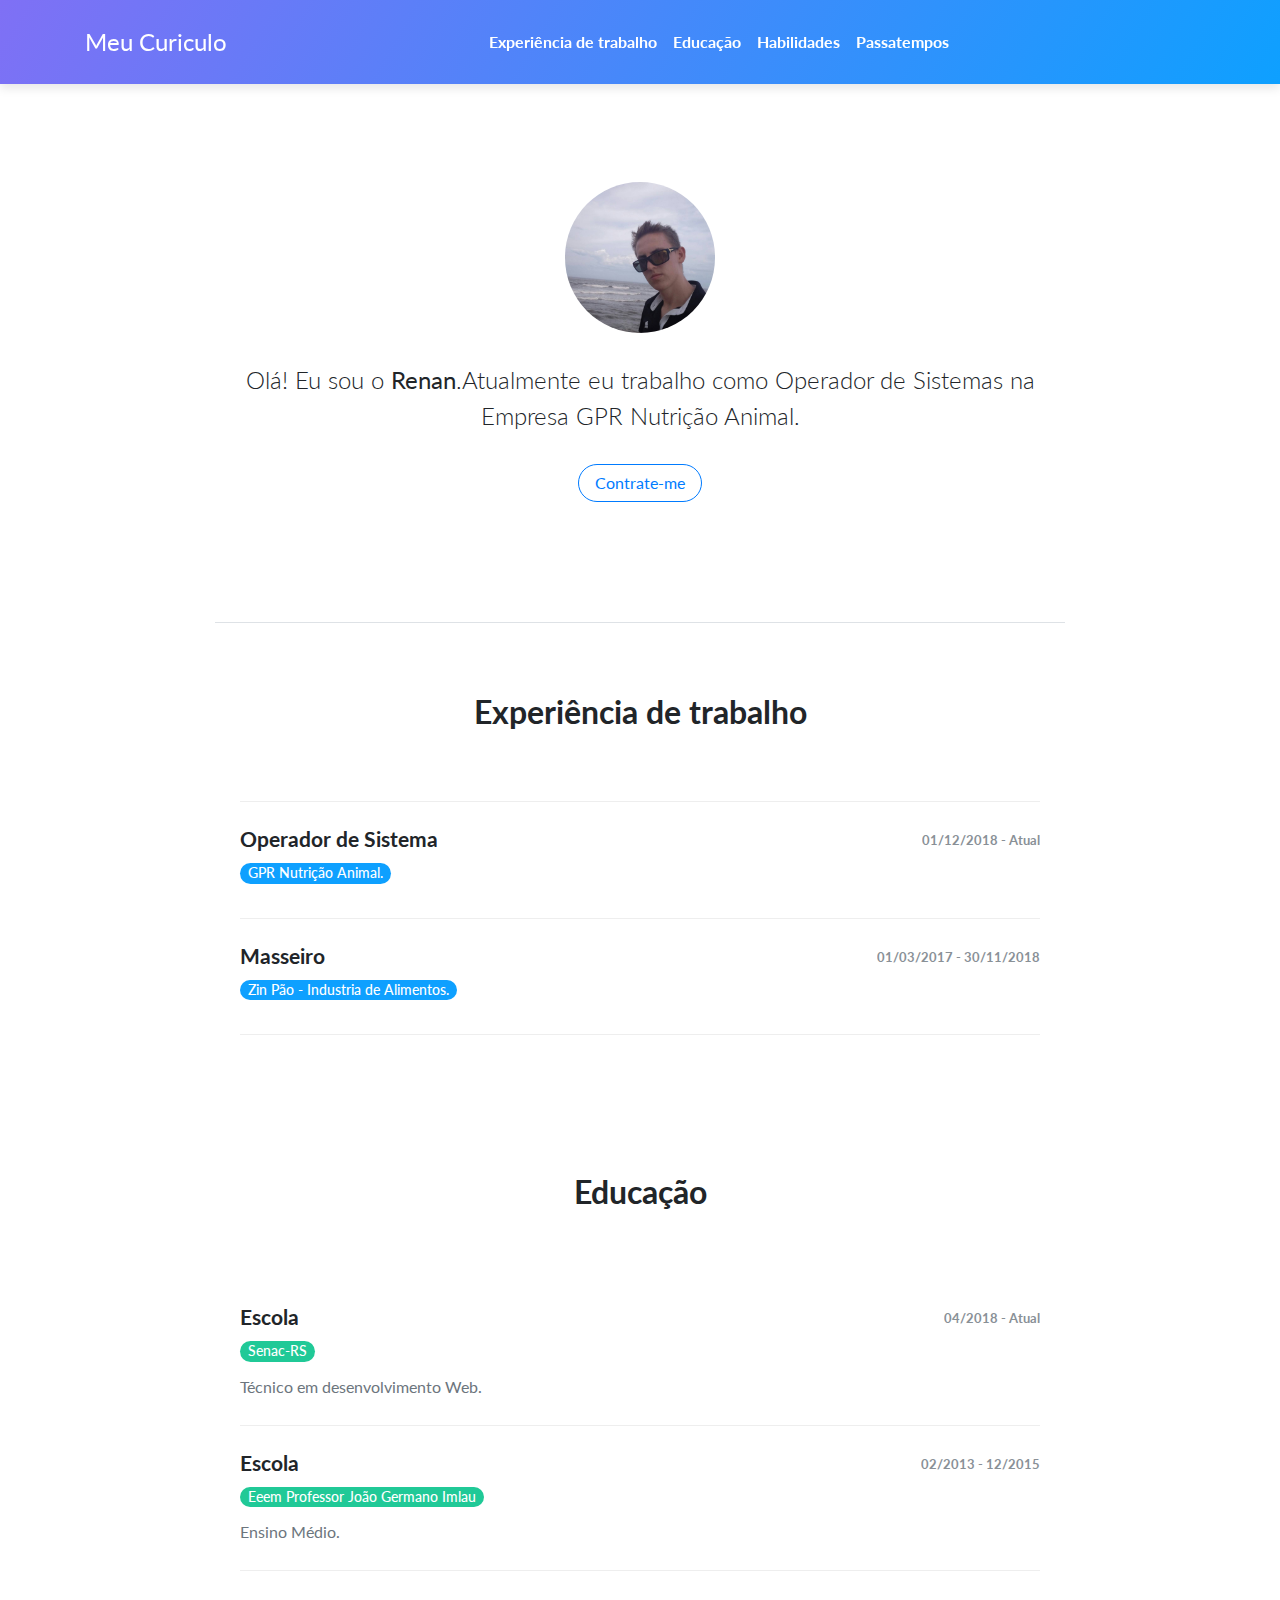
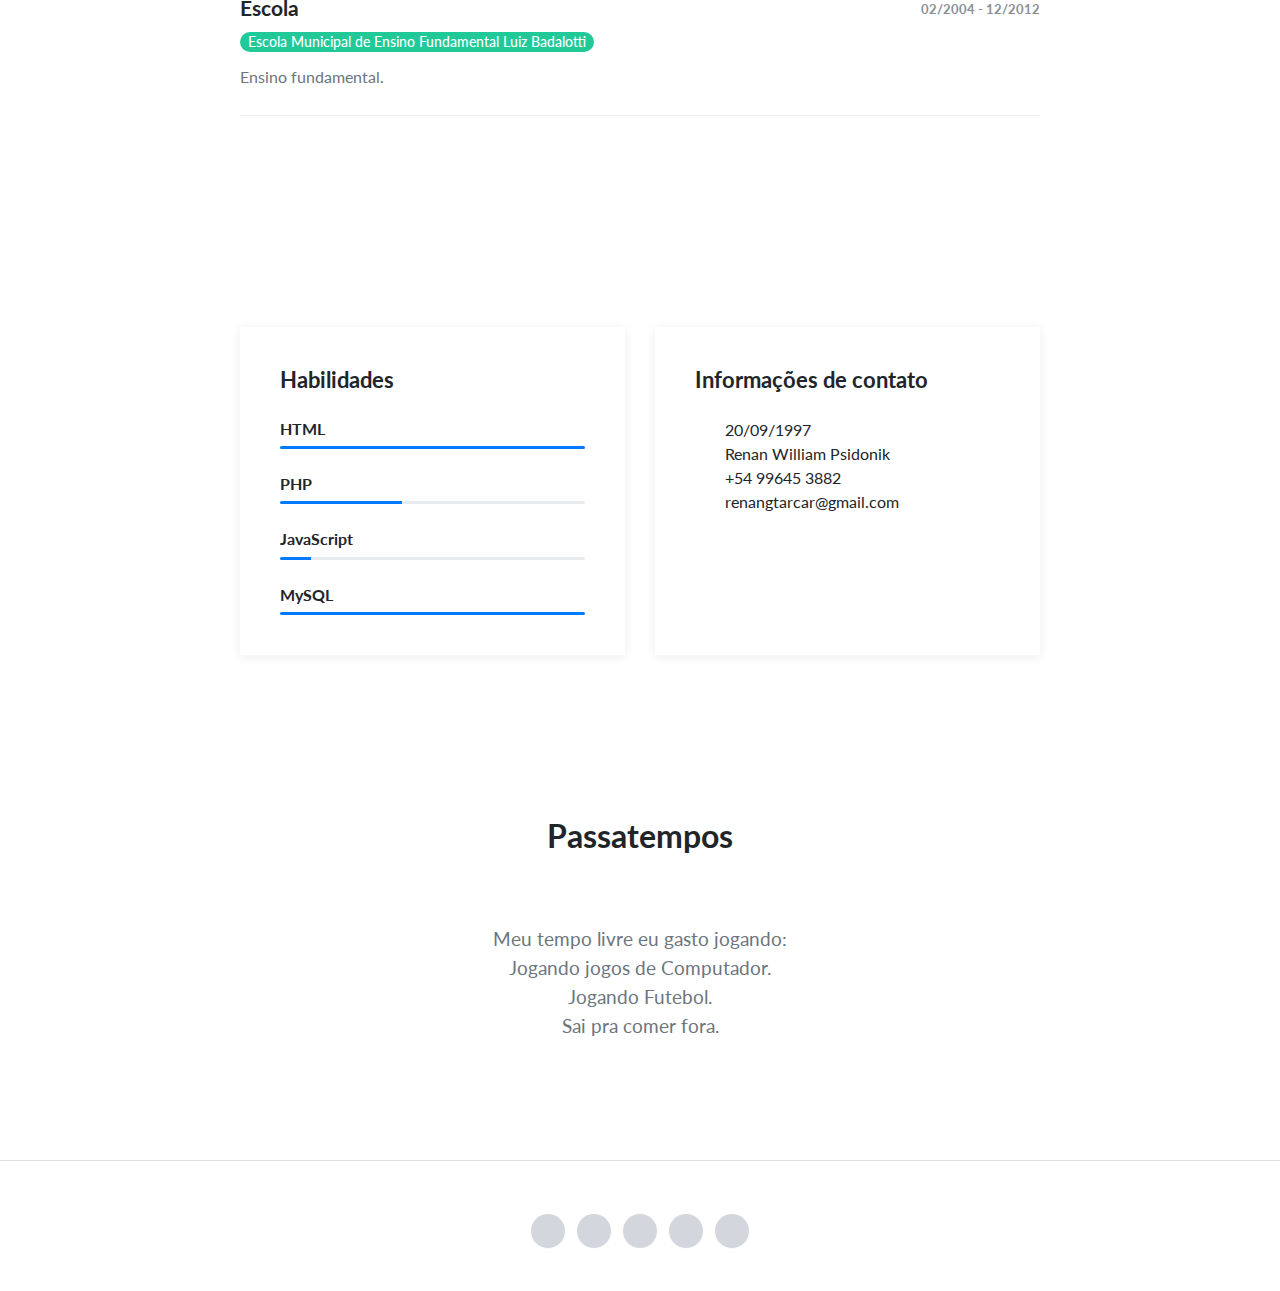
<file: index.html>
<!DOCTYPE html>
<html>
  <head>
    <meta charset="utf-8">
    <meta name="viewport" content="width=device-width, initial-scale=1">
    <title>Renan</title>
    <link rel="stylesheet" href="https://maxcdn.bootstrapcdn.com/bootstrap/4.0.0/css/bootstrap.min.css">
    <link rel="stylesheet" href="https://code.ionicframework.com/ionicons/2.0.1/css/ionicons.min.css">
    <link rel="stylesheet" type="text/css" href="assets/css/style.css">
  </head>
  <body>
   <nav class="navbar fixed-top navbar-expand-lg navbar-dark page-navbar gradient">
      <div class="container">
        <a class="navbar-brand logo" href="#">Meu Curiculo</a>
        <button class="navbar-toggler" type="button" data-toggle="collapse" data-target="#navbarNav" aria-controls="navbarNav" aria-expanded="false" aria-label="Toggle navigation">
          <span class="navbar-toggler-icon"></span>
        </button>
        <div class="collapse navbar-collapse" id="navbarNav">
            <ul class="navbar-nav mx-auto">
              <li class="nav-item item">
                <li class="nav-item item">
                  <a class="nav-link" href="#work-experience">Experiência de trabalho</a>
                </li>
                <li class="nav-item item">
                    <a class="nav-link" href="#education">Educação</a>
                </li>
                <li class="nav-item item">
                  <a class="nav-link" href="#ski">Habilidades</a>
                </li>
                <li class="nav-item item">
                    <a class="nav-link" href="#hobbies">Passatempos</a>
                </li>
              </li>
            </ul>
          </div>
      </div>
    </nav>
    <main class="page cv-page" >
      <section class="cv-block block-intro border-bottom">
        <div class="container">
          <div class="avatar">
            <img class="img-fluid rounded-circle" src="assets/img/renan.jpg">
          </div>
          <p >Olá! Eu sou o <strong>Renan</strong>.Atualmente eu trabalho como Operador de Sistemas na Empresa GPR Nutrição Animal.</p>
          <a href="#skills" class="btn btn-outline-primary">Contrate-me</a>
        </div>
      </section>
      <div staly="height:100px;" id="work-experience" ></div>
      <section class="cv-block info" >
        <div class="container">
          <div class="work-experience group">
            <h2 class="text-center"  >Experiência de trabalho</h2>
            <div class="item">
              <div class="row">
                <div class="col-md-6">
                  <h3>Operador de Sistema</h3>
                  <h4 class="organization">GPR Nutrição Animal.</h4>
                </div>
                <div class="col-md-6">
                  <time class="period">01/12/2018 - Atual</time>
                </div>
              </div>
              <p class="text-muted"></p>
            </div>
            <div class="item">
              <div class="row">
                <div class="col-md-6">
                  <h3>Masseiro</h3>
                  <h4 class="organization">Zin Pão - Industria de Alimentos.</h4>
                </div>
                <div class="col-md-6" id="education">
                  <time class="period">01/03/2017 - 30/11/2018</time>
                </div>
              </div>
              <p class="text-muted"></p>
            </div>
          <div class="education group">
            </br>
            </br>
            <h2 class="text-center">Educação</h2>
            </br>
            <div class="item">
              <div class="row">
                <div class="col-md-6">
                  <h3>Escola</h3>
                  <h4 class="organization">Senac-RS</h4>
                </div>
                <div class="col-md-6">
                  <time class="period">04/2018 - Atual</time>
                </div>
              </div>
              <p class="text-muted">Técnico em desenvolvimento Web.</p>
            </div>
            <div class="item">
              <div class="row">
                <div class="col-md-6">
                  <h3>Escola</h3>
                  <h4 class="organization">Eeem Professor João Germano Imlau</h4>
                </div>
                <div class="col-md-6">
                  <time class="period">02/2013 - 12/2015</time>
                </div>
              </div>
              <p class="text-muted">Ensino Médio.</p>
            </div>
            <div class="item">
              <div class="row">
                <div class="col-md-6">
                  <h3>Escola</h3>
                  <h4 class="organization">Escola Municipal de Ensino Fundamental Luiz Badalotti</h4>
                </div>
                <div class="col-md-6">
                  <time class="period">02/2004 - 12/2012</time>
                </div>
              </div>
              <p class="text-muted">Ensino fundamental.</p>
            </div>
          </div>
          </br>
          </br>
          </br>
          </br>
          <div class="group" id="ski">
            <div class="row">
              <div class="col-md-6">
                <div class="skills info-card">
                  <h2>Habilidades</h2>
                  <h3>HTML</h3>
                  <div class="progress">
                    <div class="progress-bar" role="progressbar" aria-valuenow="70"
                    aria-valuemin="0" aria-valuemax="100" style="width:100%">
                    </div>
                  </div>
                  <h3>PHP</h3>
                  <div class="progress">
                    <div class="progress-bar" role="progressbar" aria-valuenow="70"
                    aria-valuemin="0" aria-valuemax="100" style="width:40%">
                    </div>
                  </div>
                  <h3>JavaScript</h3>
                  <div class="progress">
                    <div class="progress-bar" role="progressbar" aria-valuenow="70"
                    aria-valuemin="0" aria-valuemax="100" style="width:10%">
                    </div>
                  </div>
                  <h3>MySQL</h3>
                  <div class="progress">
                    <div class="progress-bar" role="progressbar" aria-valuenow="70"
                    aria-valuemin="0" aria-valuemax="100" style="width:100%">
                    </div>
                  </div>
                </div>
              </div>
              <div class="col-md-6">
                <div class="contact-info info-card">
                  <h2>Informações de contato</h2>
                  <div class="row">
                    <div class="col-1">
                      <i class="ion-android-calendar icon"></i>
                    </div>
                    <div class="col-9">
                      <span>20/09/1997</span>
                    </div>
                  </div>
                  <div class="row">
                    <div class="col-1">
                        <i class="ion-person icon"></i>
                    </div>
                    <div class="col-9">
                      <span>Renan William Psidonik</span>
                    </div>
                  </div>
                  <div class="row">
                    <div class="col-1">
                      <i class="ion-ios-telephone icon"></i>
                    </div>
                    <div class="col-9">
                      <span>+54 99645 3882</span>
                    </div>
                  </div>
                  <div class="row">
                    <div class="col-1">
                      <i class="ion-at icon"></i>
                    </div>
                    <div class="col-9">
                      <span>renangtarcar@gmail.com</span>
                    </div>
                  </div>
                </div>
              </div>
            </div>
          </div>
</br>
</br>
</br>
          <div class="hobbies group" id="hobbies">
            <h2 class="text-center">Passatempos</h2>
            <p class="text-center text-muted">Meu tempo livre eu gasto jogando:</p>
            <p class="text-center text-muted">Jogando jogos de Computador.</p>
            <p class="text-center text-muted">Jogando Futebol.</p>
            <p class="text-center text-muted">Sai pra comer fora.</p>
          </div>
        </div>
      </section>
      <footer class="page-footer">
        <div class="container">
          <div class="social-icons">
            <a href="https://www.facebook.com/renanwillianp.psidonik?ref=bookmarks"><i class="ion-social-facebook" title="Facebook"></i></a>
            <a href="https://www.instagram.com/xxrenanxx/"><i class="ion-social-instagram-outline" title="Instagram"></i></a>
            <a href="#"><i class="ion-social-twitter" title="Twitter"></i></a>
            <a href="https://github.com/PsShiNigaMi"><i class="ion-social-github" title="GitHub"></i></a>
            <a href="https://mail.google.com/mail/u/0/#chats"><i class="ion-social-google" title="Google"></i></a>
          </div>
        </div>
      </footer>
    </main>
  </body>
  <script src="https://code.jquery.com/jquery-3.2.1.min.js"></script>
  <script src="https://maxcdn.bootstrapcdn.com/bootstrap/4.0.0/js/bootstrap.min.js"></script>
  <script src="assets/js/script.js"></script>
</html>
</file>
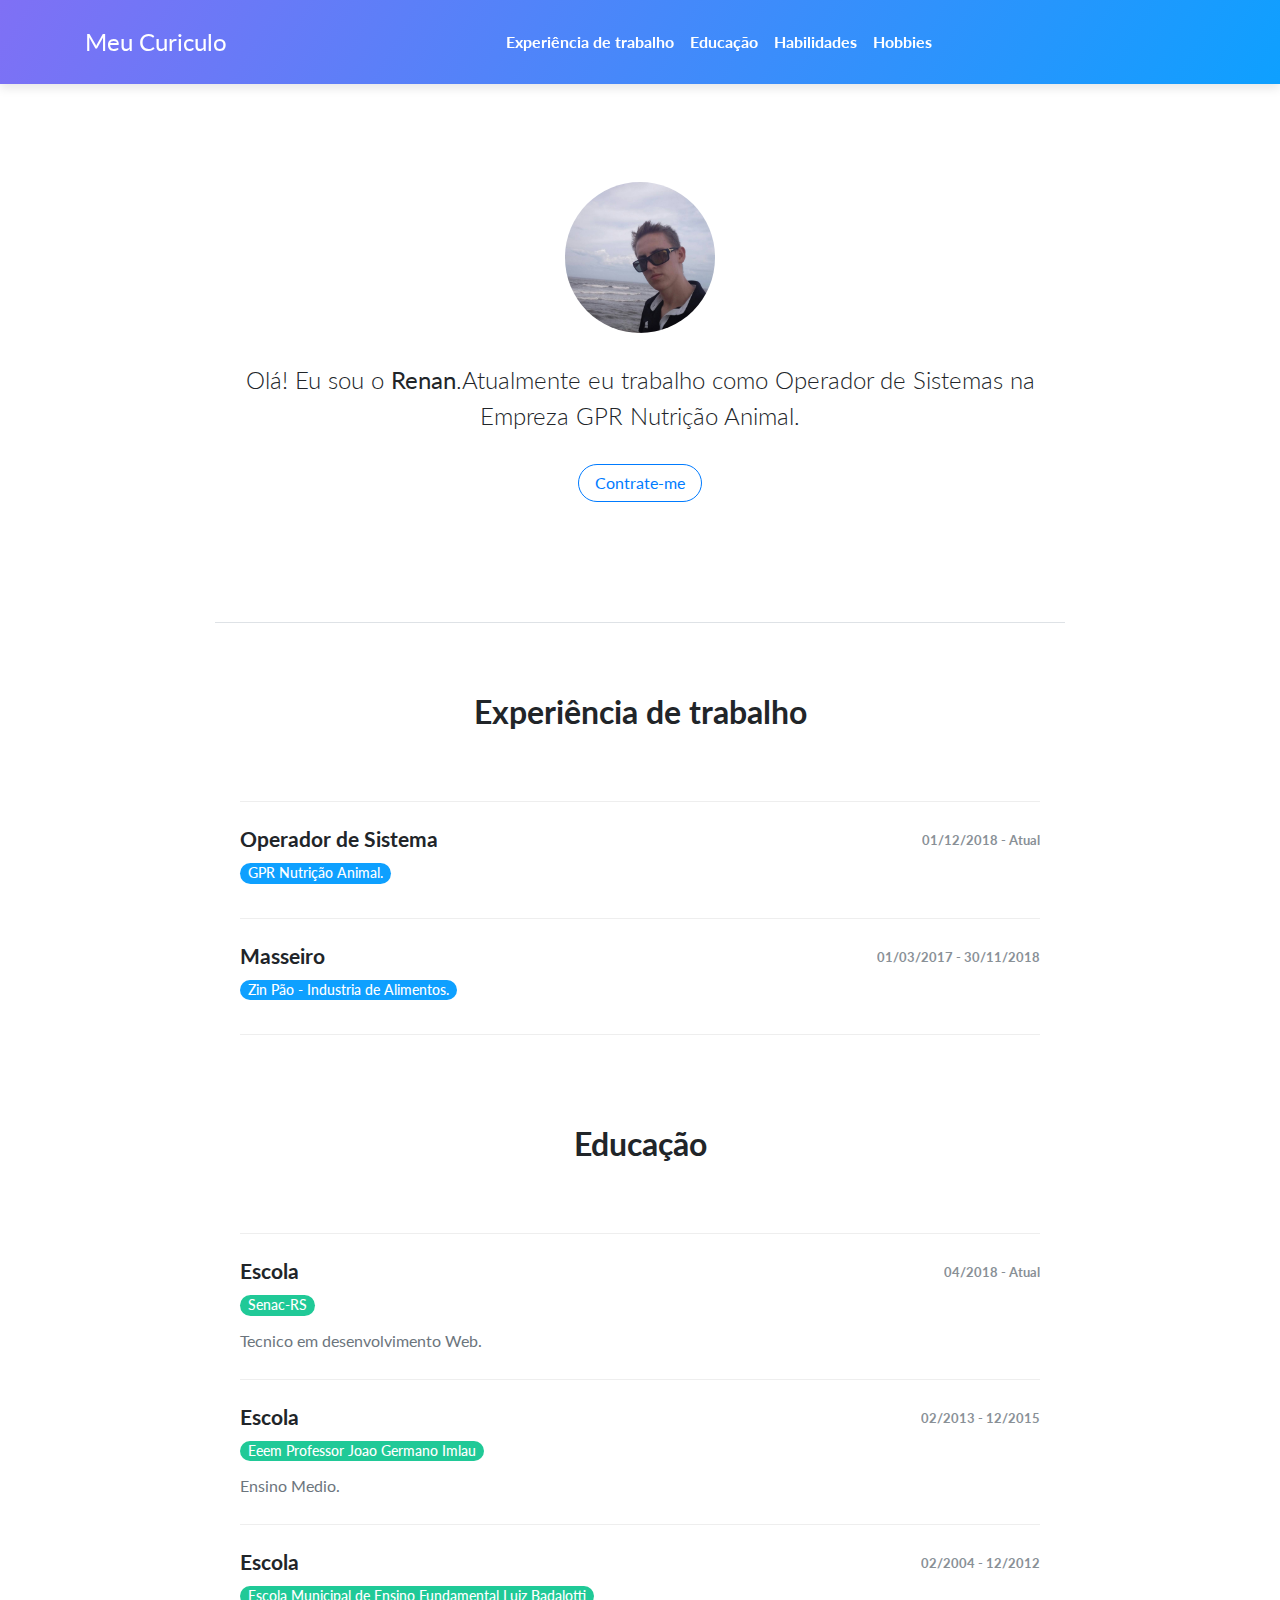
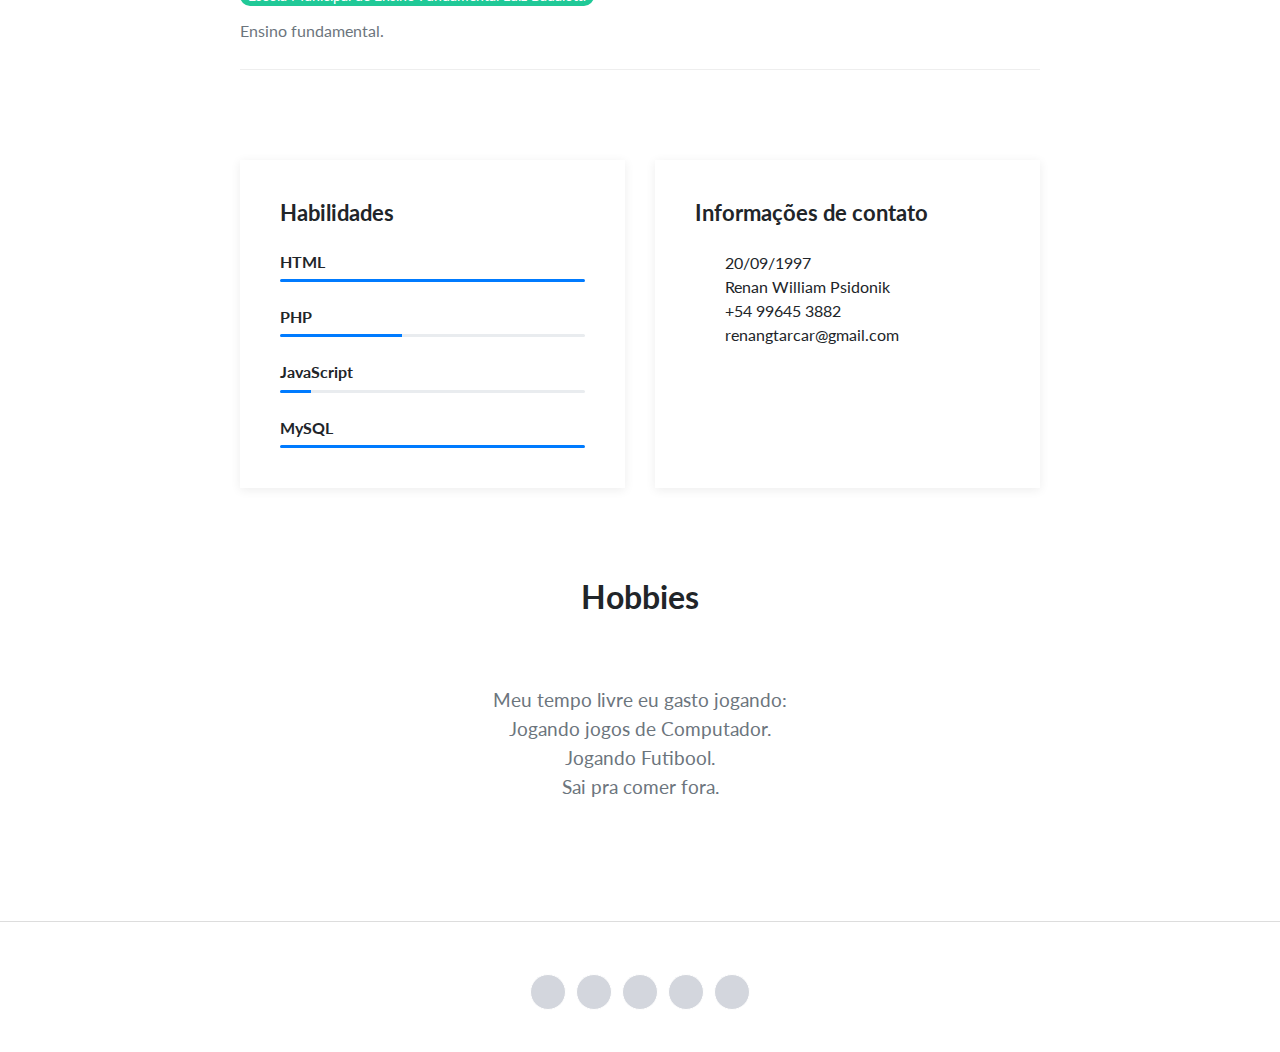
<file: cv.html>
<!DOCTYPE html>
<html>
  <head>
    <meta charset="utf-8">
    <meta name="viewport" content="width=device-width, initial-scale=1">
    <title>Beautiful CV Template</title>
    <link rel="stylesheet" href="https://maxcdn.bootstrapcdn.com/bootstrap/4.0.0/css/bootstrap.min.css">
    <link rel="stylesheet" href="https://code.ionicframework.com/ionicons/2.0.1/css/ionicons.min.css">
    <link rel="stylesheet" type="text/css" href="assets/css/style.css">
  </head>
  <body>
   <nav class="navbar fixed-top navbar-expand-lg navbar-dark page-navbar gradient">
      <div class="container">
        <a class="navbar-brand logo" href="#">Meu Curiculo</a>
        <button class="navbar-toggler" type="button" data-toggle="collapse" data-target="#navbarNav" aria-controls="navbarNav" aria-expanded="false" aria-label="Toggle navigation">
          <span class="navbar-toggler-icon"></span>
        </button>
        <div class="collapse navbar-collapse" id="navbarNav">
            <ul class="navbar-nav mx-auto">
              <li class="nav-item item">
                <li class="nav-item item">
                  <a class="nav-link" href="#work-experience">Experiência de trabalho</a>
                </li>
                <li class="nav-item item">
                    <a class="nav-link" href="#education">Educação</a>
                </li>
                <li class="nav-item item">
                  <a class="nav-link" href="#skills">Habilidades</a>
                </li>
                <li class="nav-item item">
                    <a class="nav-link" href="#hobbies">Hobbies</a>
                </li>
              </li>
            </ul>
          </div>
      </div>
    </nav>
    <main class="page cv-page">
      <section class="cv-block block-intro border-bottom">
        <div class="container">
          <div class="avatar">
            <img class="img-fluid rounded-circle" src="assets/img/renan.jpg">
          </div>
          <p>Olá! Eu sou o <strong>Renan</strong>.Atualmente eu trabalho como Operador de Sistemas na Empreza GPR Nutrição Animal.</p>
          <a href="#" class="btn btn-outline-primary">Contrate-me</a>
        </div>
      </section>
      <section class="cv-block info">
        <div class="container">
          <div class="work-experience group" id="work-experience">
            <h2 class="text-center">Experiência de trabalho</h2>
            <div class="item">
              <div class="row">
                <div class="col-md-6">
                  <h3>Operador de Sistema</h3>
                  <h4 class="organization">GPR Nutrição Animal.</h4>
                </div>
                <div class="col-md-6">
                  <time class="period">01/12/2018 - Atual</time>
                </div>
              </div>
              <p class="text-muted"></p>
            </div>
            <div class="item">
              <div class="row">
                <div class="col-md-6">
                  <h3>Masseiro</h3>
                  <h4 class="organization">Zin Pão - Industria de Alimentos.</h4>
                </div>
                <div class="col-md-6">
                  <time class="period">01/03/2017 - 30/11/2018</time>
                </div>
              </div>
              <p class="text-muted"></p>
            </div>
          <div class="education group" id="education">
            <h2 class="text-center">Educação</h2>
            <div class="item">
              <div class="row">
                <div class="col-md-6">
                  <h3>Escola</h3>
                  <h4 class="organization">Senac-RS</h4>
                </div>
                <div class="col-md-6">
                  <time class="period">04/2018 - Atual</time>
                </div>
              </div>
              <p class="text-muted">Tecnico em desenvolvimento Web.</p>
            </div>
            <div class="item">
              <div class="row">
                <div class="col-md-6">
                  <h3>Escola</h3>
                  <h4 class="organization">Eeem Professor Joao Germano Imlau</h4>
                </div>
                <div class="col-md-6">
                  <time class="period">02/2013 - 12/2015</time>
                </div>
              </div>
              <p class="text-muted">Ensino Medio.</p>
            </div>
            <div class="item">
              <div class="row">
                <div class="col-md-6">
                  <h3>Escola</h3>
                  <h4 class="organization">Escola Municipal de Ensino Fundamental Luiz Badalotti</h4>
                </div>
                <div class="col-md-6">
                  <time class="period">02/2004 - 12/2012</time>
                </div>
              </div>
              <p class="text-muted">Ensino fundamental.</p>
            </div>
          </div>
          <div class="group" id="skills">
            <div class="row">
              <div class="col-md-6">
                <div class="skills info-card">
                  <h2>Habilidades</h2>
                  <h3>HTML</h3>
                  <div class="progress">
                    <div class="progress-bar" role="progressbar" aria-valuenow="70"
                    aria-valuemin="0" aria-valuemax="100" style="width:100%">
                    </div>
                  </div>
                  <h3>PHP</h3>
                  <div class="progress">
                    <div class="progress-bar" role="progressbar" aria-valuenow="70"
                    aria-valuemin="0" aria-valuemax="100" style="width:40%">
                    </div>
                  </div>
                  <h3>JavaScript</h3>
                  <div class="progress">
                    <div class="progress-bar" role="progressbar" aria-valuenow="70"
                    aria-valuemin="0" aria-valuemax="100" style="width:10%">
                    </div>
                  </div>
                  <h3>MySQL</h3>
                  <div class="progress">
                    <div class="progress-bar" role="progressbar" aria-valuenow="70"
                    aria-valuemin="0" aria-valuemax="100" style="width:100%">
                    </div>
                  </div>
                </div>
              </div>
              <div class="col-md-6">
                <div class="contact-info info-card">
                  <h2>Informações de contato</h2>
                  <div class="row">
                    <div class="col-1">
                      <i class="ion-android-calendar icon"></i>
                    </div>
                    <div class="col-9">
                      <span>20/09/1997</span>
                    </div>
                  </div>
                  <div class="row">
                    <div class="col-1">
                        <i class="ion-person icon"></i>
                    </div>
                    <div class="col-9">
                      <span>Renan William Psidonik</span>
                    </div>
                  </div>
                  <div class="row">
                    <div class="col-1">
                      <i class="ion-ios-telephone icon"></i>
                    </div>
                    <div class="col-9">
                      <span>+54 99645 3882</span>
                    </div>
                  </div>
                  <div class="row">
                    <div class="col-1">
                      <i class="ion-at icon"></i>
                    </div>
                    <div class="col-9">
                      <span>renangtarcar@gmail.com</span>
                    </div>
                  </div>
                </div>
              </div>
            </div>
          </div>
          <div class="hobbies group" id="hobbies">
            <h2 class="text-center">Hobbies</h2>
            <p class="text-center text-muted">Meu tempo livre eu gasto jogando:</p>
            <p class="text-center text-muted">Jogando jogos de Computador.</p>
            <p class="text-center text-muted">Jogando Futibool.</p>
            <p class="text-center text-muted">Sai pra comer fora.</p>
          </div>
        </div>
      </section>
      <footer class="page-footer">
        <div class="container">
          <div class="social-icons">
            <a href="https://www.facebook.com/renanwillianp.psidonik?ref=bookmarks"><i class="ion-social-facebook" title="Facebook"></i></a>
            <a href="https://www.instagram.com/xxrenanxx/"><i class="ion-social-instagram-outline" title="Instagram"></i></a>
            <a href="#"><i class="ion-social-twitter" title="Twitter"></i></a>
            <a href="https://github.com/PsShiNigaMi"><i class="ion-social-github" title="GitHub"></i></a>
            <a href="https://mail.google.com/mail/u/0/#chats"><i class="ion-social-google" title="Google"></i></a>
          </div>
        </div>
      </footer>
    </main>
  </body>
  <script src="https://code.jquery.com/jquery-3.2.1.min.js"></script>
  <script src="https://maxcdn.bootstrapcdn.com/bootstrap/4.0.0/js/bootstrap.min.js"></script>
  <script src="assets/js/script.js"></script>
</html>
</file>
<file: assets/css/style.css>
@import url("https://fonts.googleapis.com/css?family=Lato:300,400");

body{
     font-family: 'Lato', sans-serif;
}

.page-navbar.navbar{
    box-shadow: 0 4px 10px rgba(0, 0, 0, 0.1);
}

.page-navbar .navbar-nav .nav-item a{
    font-weight: bold;
}

.page-navbar.navbar-dark .navbar-nav .nav-link {
    color: #fff;
}

.page-navbar .logo{
    font-size: 1.5rem;
}

.page-navbar.fixed-top + .page{
    padding-top: 62px;
}

.download-template{
    color: #fff;
    background-color: #ed36ad;
    border: none;
    font-weight: bold;
    text-transform: uppercase;
    font-size: 13px;
    padding: 10px 24px;
    border-radius: 40px;
}

.download-template:hover{
    background-color: #fb5ec4;
}

.gradient{
    background: linear-gradient(120deg, #7f70f5, #0ea0ff);
    color: #fff !important;
}

.cv-block{
    padding-bottom: 60px;
    padding-top: 60px;
}

.cv-block.block-intro{
    text-align: center;
    max-width: 850px;
    margin: auto;
}

.cv-block.block-intro .about-me{
    max-width: 800px;
    margin: auto;
}

.cv-block.block-intro p{
    font-size: 1.5em;
    font-weight: 300;
    margin-bottom: 30px;
}

.cv-block.block-intro .btn {
  padding: 0.375rem 1rem;
  border-radius: 2em;
 }

.cv-block.block-intro .avatar{
    width: 150px;
    height: 150px;
    background-size: cover;
    background-repeat: no-repeat;
    margin: auto;
    border-radius: 100px;
    margin-bottom: 30px;
}

.cv-block.info{
    padding-top: 70px;
}

.cv-block.info h2{
    font-weight: bold;
    margin-bottom: 70px;
}

.cv-block.info h3{
    font-size: 1.3rem;
}

.cv-block.info .group{
    max-width: 800px;
    margin: auto;
}

.cv-block.info .group:not(:first-child){
    margin-top: 90px;
}

.cv-block.info .group .period{
    font-size: 0.8rem;
    float: none;
    font-weight: bold;
    margin-top: 4px;
    color: #6c757d;
    opacity: 0.8;
}

.cv-block.info .group .organization{
    font-size: 0.85em;
    background-color: #0ea0ff;
    display: inline-block;
    color: #fff;
    padding: 2px 8px;
    border-radius: 2em;
}

.cv-block.info .education.group .organization{
    background-color: #20c997; 
}

.cv-block.info .group .item{
    padding-bottom: 10px;
    margin-bottom: 25px;
    border-bottom: 1px solid #eee;
}

.cv-block.info .group h2 + .item{
    padding-top:25px;
    border-top: 1px solid #eee;
}

.cv-block.info .group .item .row{
    margin-bottom: 5px;
}

.cv-block.info .work-experience h3,
.cv-block.info .education h3{
    font-weight: bold;
}

.cv-block .info-card{
    padding: 40px;
    box-shadow: 0px 2px 10px rgba(0, 0, 0, 0.075);
    height: 100%;
}

.cv-block .info-card h2{
    margin-top: 0;
    margin-bottom: 24px !important;
    font-size: 1.4rem;
}

.cv-block .info-card.skills h3{
    margin-top: 25px;
    font-size: 1rem;
    font-weight: bold;
}

.cv-block .info-card.skills .progress{
    height: 3px;
}

.cv-block .info-card.contact-info .icon{
    font-size: 1.3em;
    color: #c9c9c9;
    position: relative;
    bottom: 4px;
}

.cv-block.info .hobbies p{
    max-width: 700px;
    margin: auto;
    font-size: 1.2em;
}

.page-footer{
    padding-top: 32px;
    border-top: 1px solid #ddd;
    text-align: center;
    padding-bottom: 20px;
}

.page-footer a{
    display: inline-block;
    margin: 0px 10px;
    color: #282b2d;
    font-size: 18px;
}

.page-footer .links{
    display: inline-block;
}

.page-footer .social-icons{
    margin-top: 20px;
    margin-bottom: 16px;
}

.page-footer .social-icons a{
    font-size: 18px;
    margin: 0 3px;
    color: #ffffff;
    border: 1px solid;
    opacity: 0.75;
    border-radius: 50%;
    width: 36px;
    display: inline-block;
    height: 36px;
    text-align: center;
    background-color: #c5c9d2;
    line-height: 34px;
}

.page-footer .social-icons a:hover{
    opacity: 1;
}

@media (min-width: 768px) {

    .cv-block {
        padding-bottom: 120px;
        padding-top: 120px; 
    }

    .cv-block.info .group .period {
        float: right; 
    }
}

@media (min-width: 576px){
    .navbar {
        padding-top: 1.2rem;
        padding-bottom:1.2rem;
    }

    .portfolio-navbar.fixed-top + .page{
        padding-top: 6rem;
    }
}
</file>
